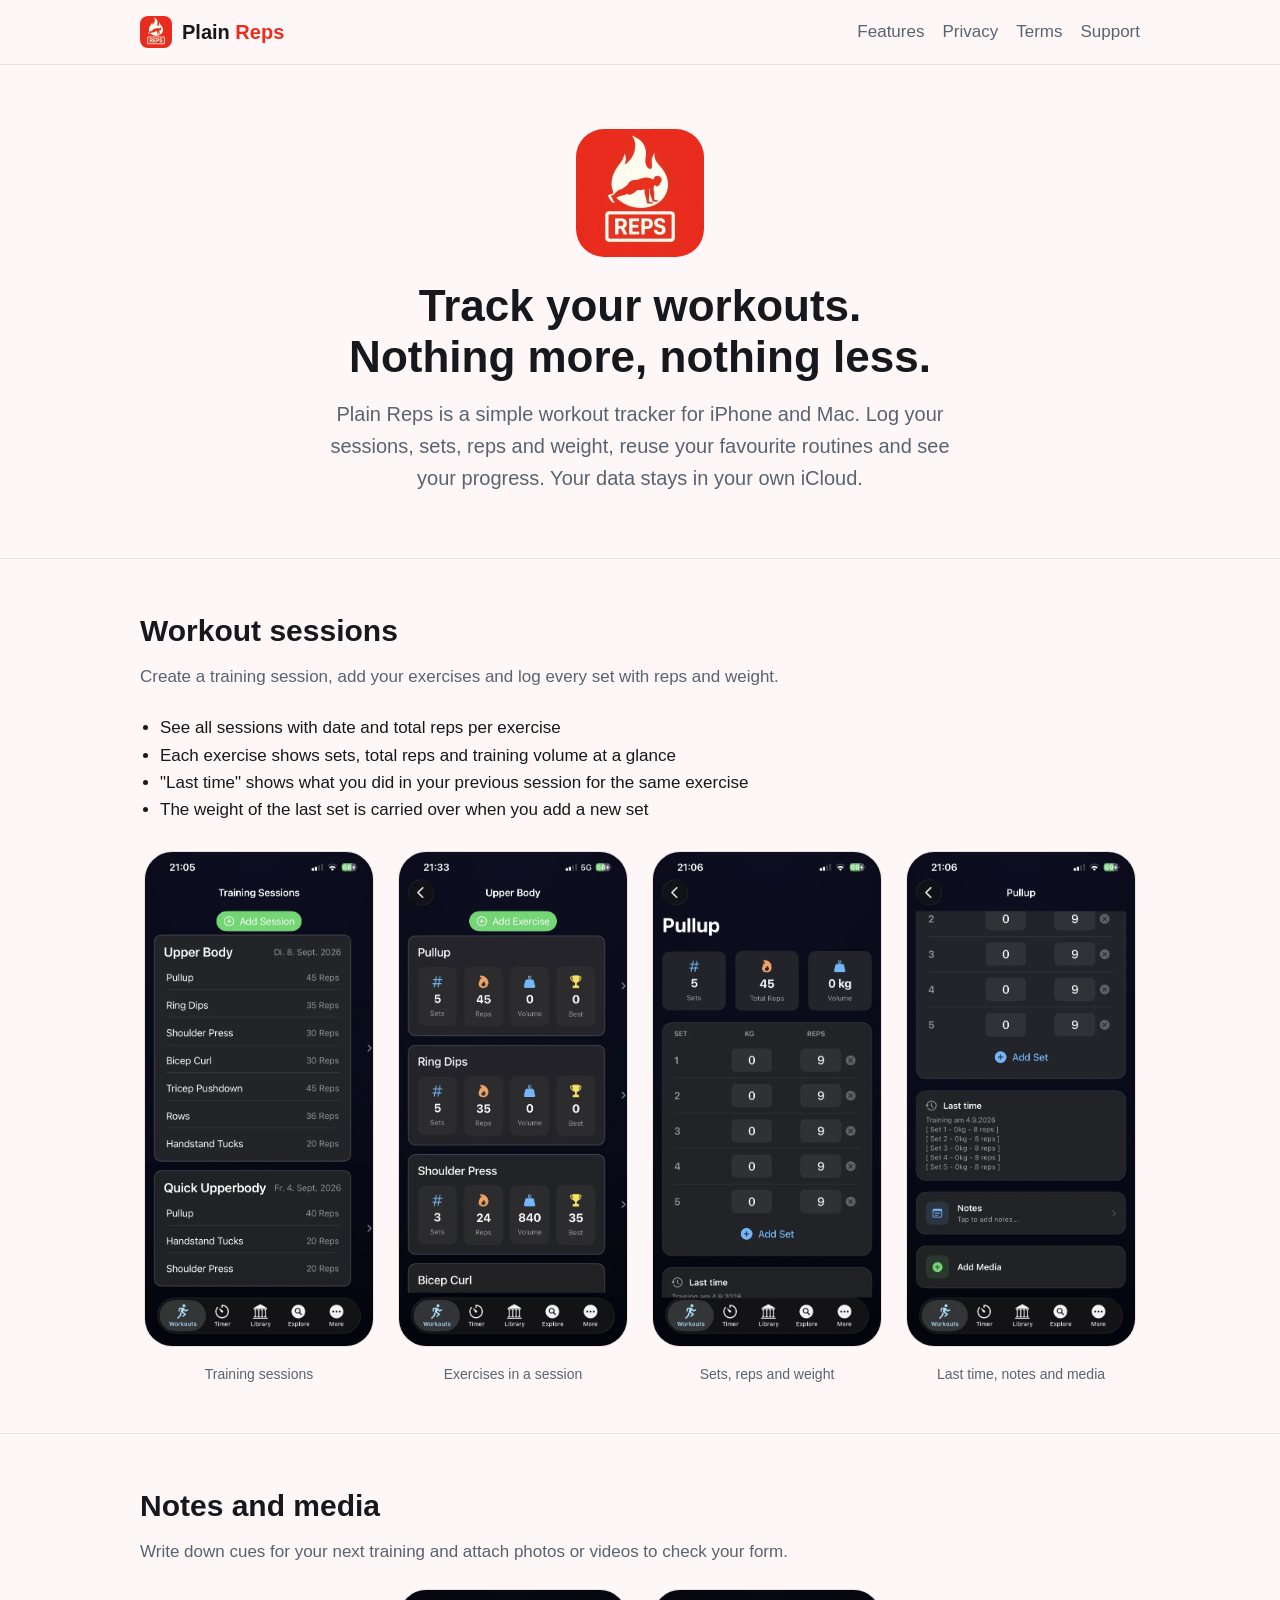
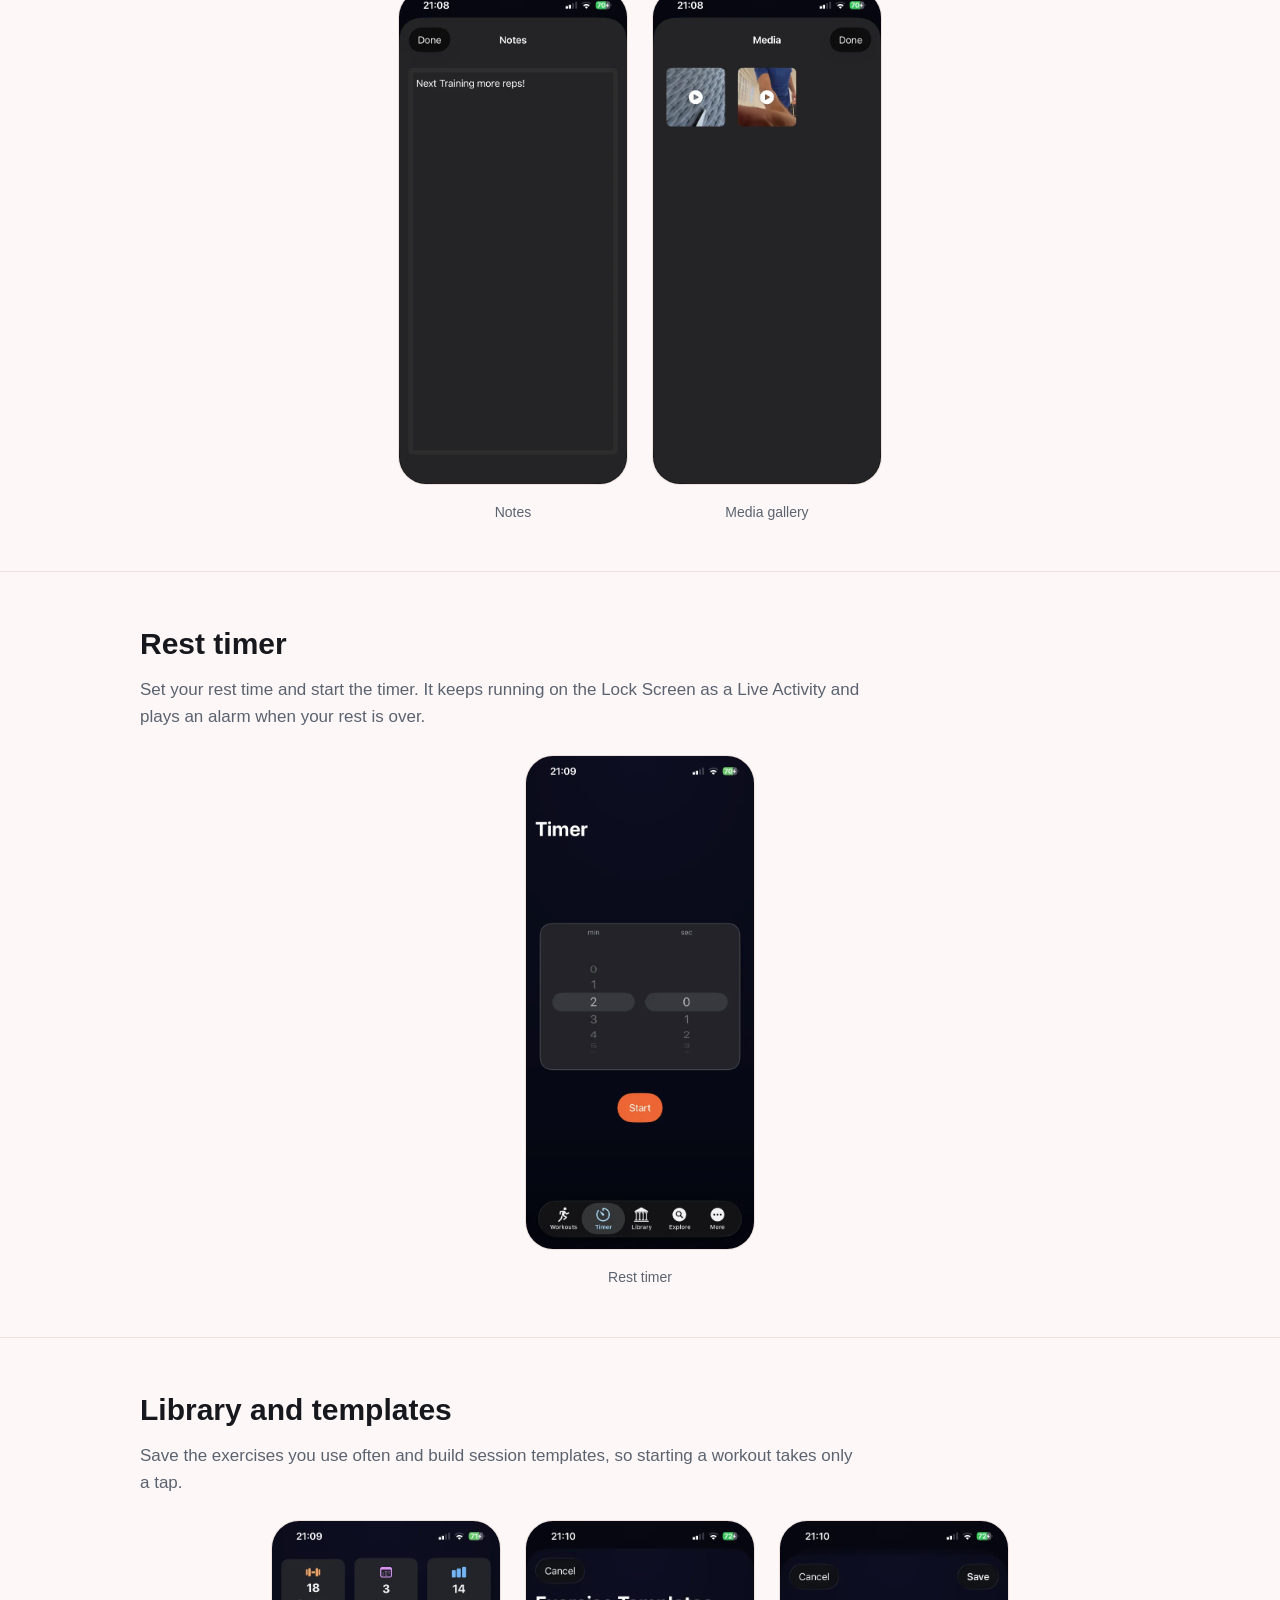
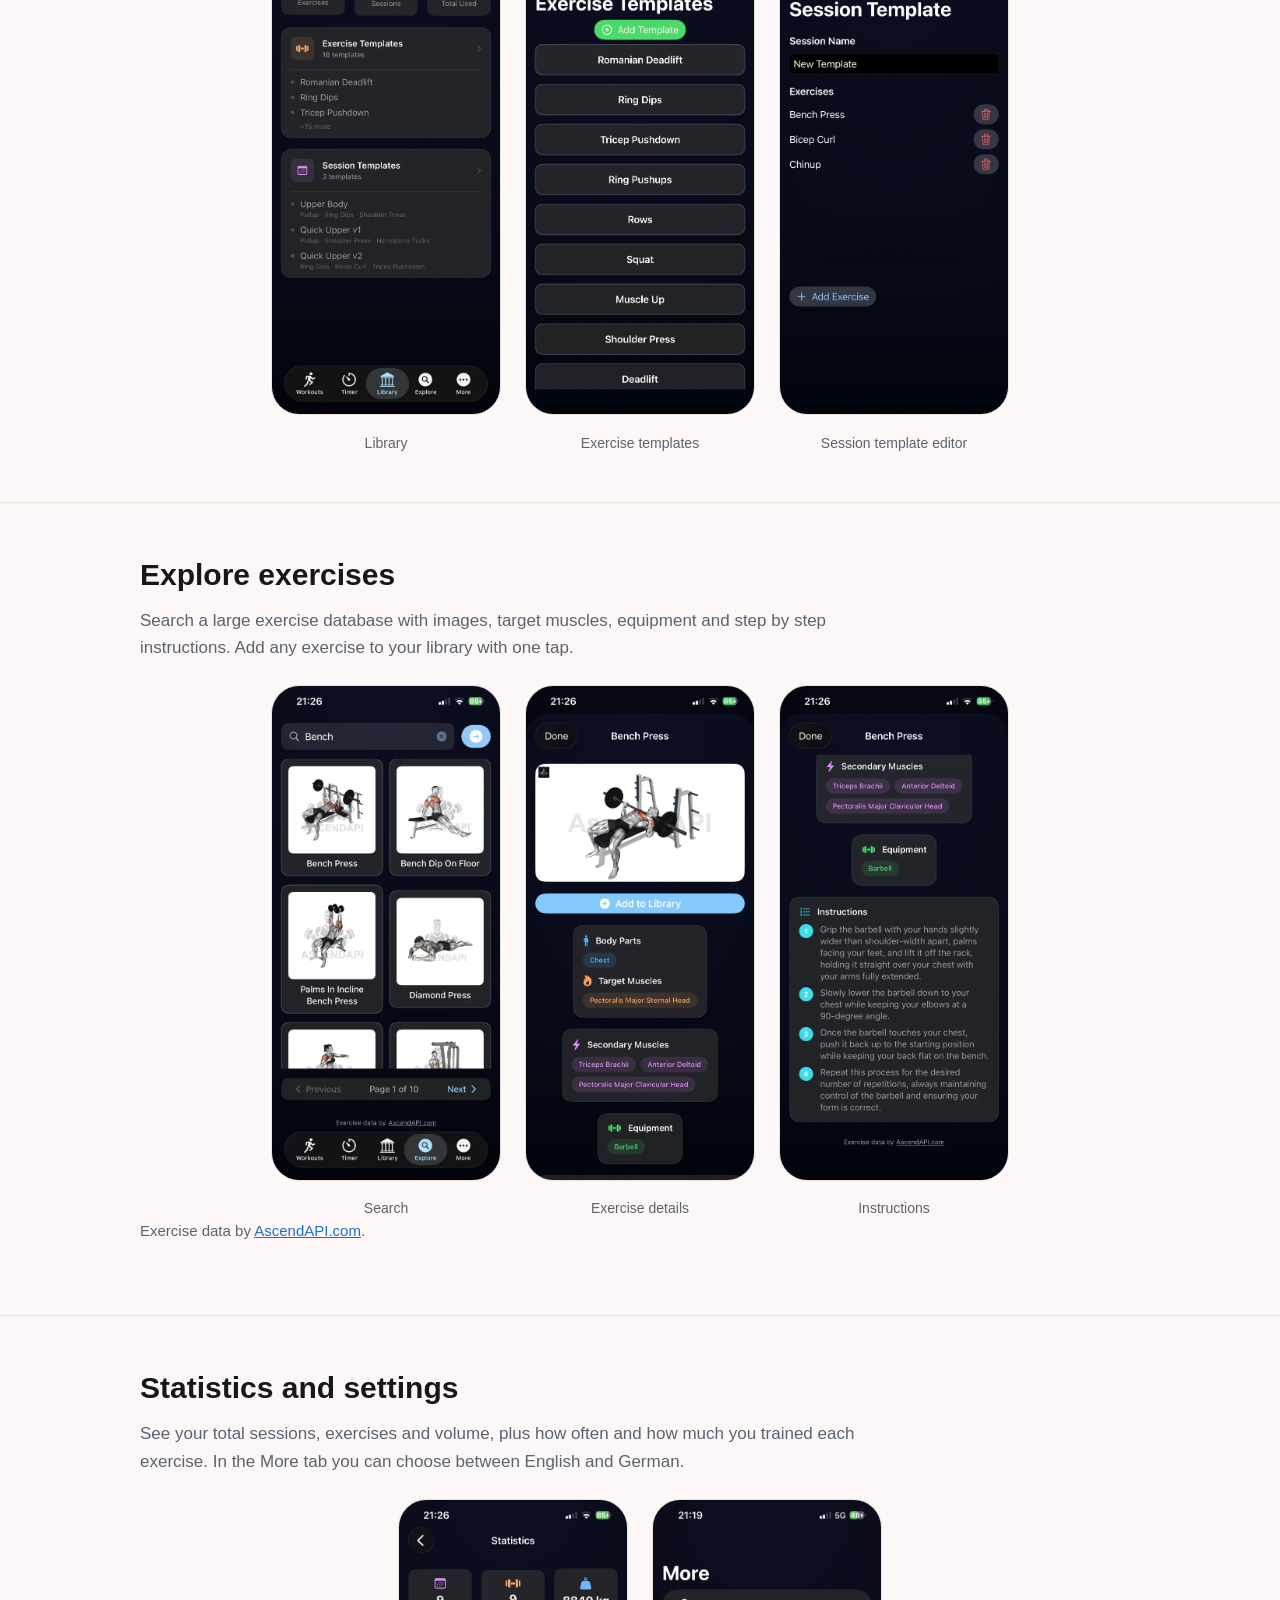
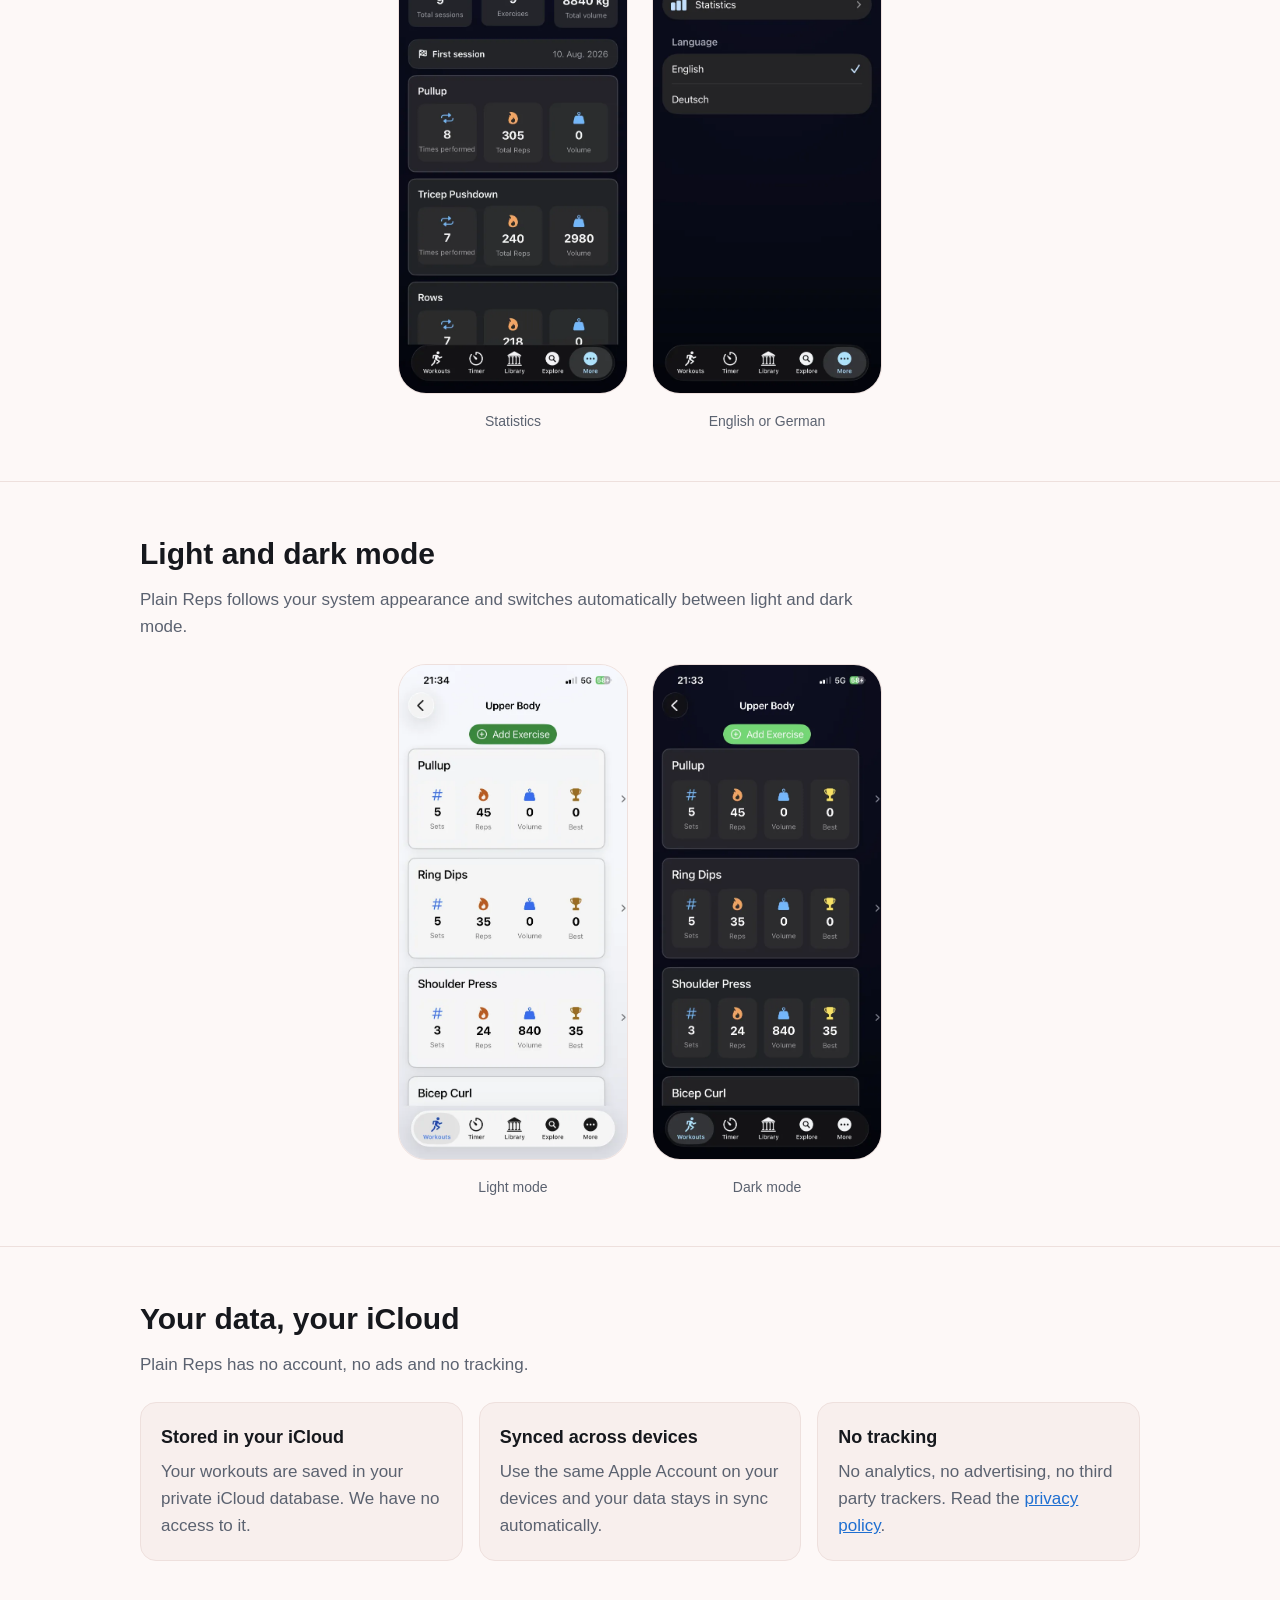
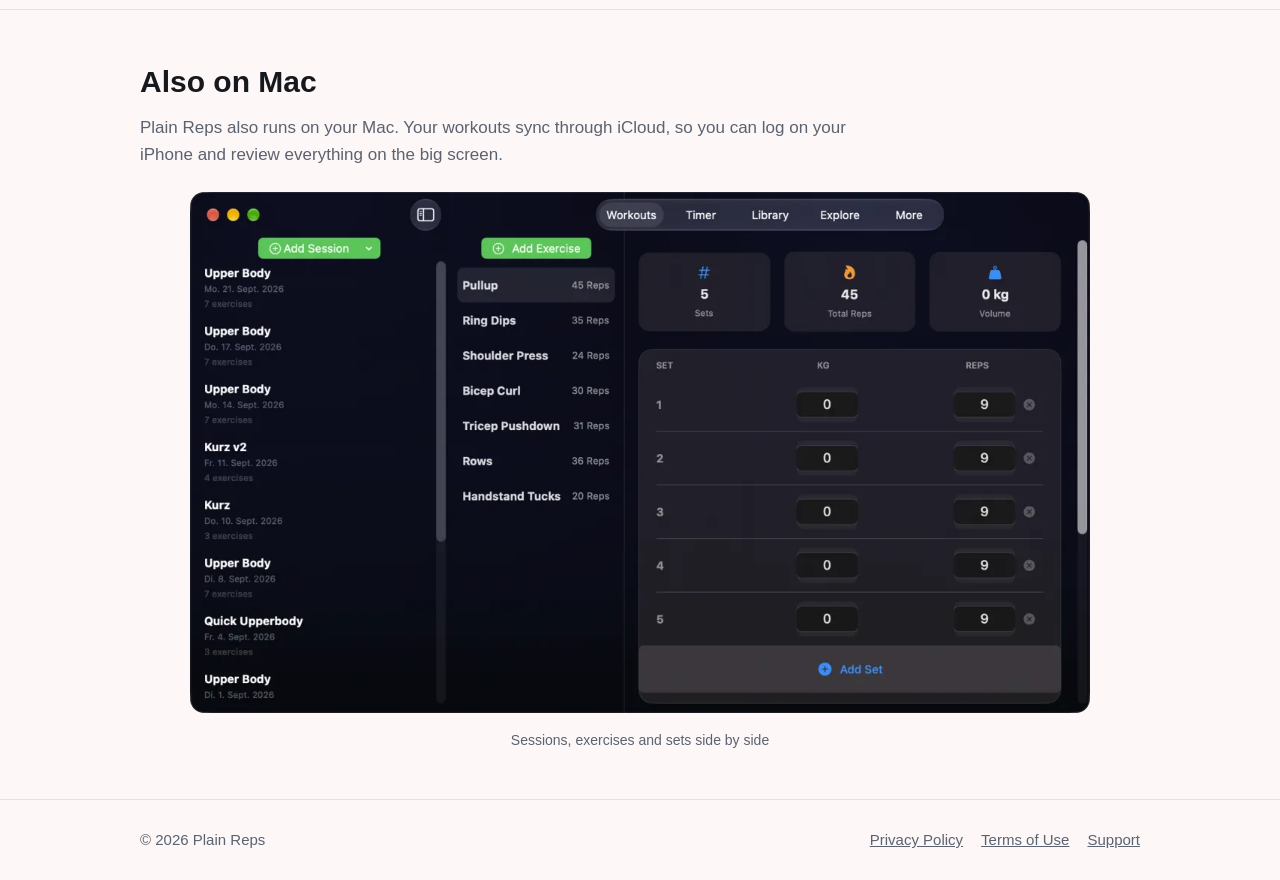
<file: index.html>
<!DOCTYPE html>
<html lang="en">
<head>
  <meta charset="UTF-8">
  <meta name="viewport" content="width=device-width, initial-scale=1">
  <title>Plain Reps – Simple Workout Tracker for iPhone and Mac</title>
  <meta name="description" content="Plain Reps is a simple workout tracker for iPhone and Mac. Log sessions, sets, reps and weight, use templates, a rest timer and statistics. Your data stays in your own iCloud.">
  <link rel="icon" href="assets/logo.webp" type="image/webp">
  <link rel="stylesheet" href="css/style.css">
</head>
<body>
  <header class="site-header">
    <div class="container">
      <a class="logo" href="index.html"><img src="assets/logo.webp" width="32" height="32" alt="">Plain&nbsp;<span>Reps</span></a>
      <nav class="site-nav">
        <a href="#features">Features</a>
        <a href="privacy.html">Privacy</a>
        <a href="terms.html">Terms</a>
        <a href="support.html">Support</a>
      </nav>
    </div>
  </header>

  <main>
    <section class="hero">
      <div class="container">
        <img class="hero-logo" src="assets/logo.webp" width="128" height="128" alt="Plain Reps logo">
        <h1>Track your workouts.<br>Nothing more, nothing less.</h1>
        <p>Plain Reps is a simple workout tracker for iPhone and Mac. Log your sessions, sets, reps and weight, reuse your favourite routines and see your progress. Your data stays in your own iCloud.</p>
      </div>
    </section>

    <section class="feature" id="features">
      <div class="container">
        <h2>Workout sessions</h2>
        <p>Create a training session, add your exercises and log every set with reps and weight.</p>
        <ul>
          <li>See all sessions with date and total reps per exercise</li>
          <li>Each exercise shows sets, total reps and training volume at a glance</li>
          <li>"Last time" shows what you did in your previous session for the same exercise</li>
          <li>The weight of the last set is carried over when you add a new set</li>
        </ul>
        <div class="shots">
          <figure>
            <img src="assets/sessionsView.webp" width="585" height="1266" alt="List of training sessions with exercises and reps" loading="lazy">
            <figcaption>Training sessions</figcaption>
          </figure>
          <figure>
            <img src="assets/sessionExercisesView.webp" width="585" height="1266" alt="Exercises of a session with sets, reps, volume and best weight" loading="lazy">
            <figcaption>Exercises in a session</figcaption>
          </figure>
          <figure>
            <img src="assets/exerciseDetailView.webp" width="585" height="1266" alt="Exercise detail with sets, weight and reps" loading="lazy">
            <figcaption>Sets, reps and weight</figcaption>
          </figure>
          <figure>
            <img src="assets/exerciseDetailHistoryView.webp" width="585" height="1266" alt="Last time summary, notes and media of an exercise" loading="lazy">
            <figcaption>Last time, notes and media</figcaption>
          </figure>
        </div>
      </div>
    </section>

    <section class="feature">
      <div class="container">
        <h2>Notes and media</h2>
        <p>Write down cues for your next training and attach photos or videos to check your form.</p>
        <div class="shots">
          <figure>
            <img src="assets/notesView.webp" width="585" height="1266" alt="Notes for an exercise" loading="lazy">
            <figcaption>Notes</figcaption>
          </figure>
          <figure>
            <img src="assets/mediaGalleryView.webp" width="585" height="1266" alt="Media gallery with exercise videos" loading="lazy">
            <figcaption>Media gallery</figcaption>
          </figure>
        </div>
      </div>
    </section>

    <section class="feature">
      <div class="container">
        <h2>Rest timer</h2>
        <p>Set your rest time and start the timer. It keeps running on the Lock Screen as a Live Activity and plays an alarm when your rest is over.</p>
        <div class="shots">
          <figure>
            <img src="assets/timerView.webp" width="585" height="1266" alt="Rest timer with minute and second picker" loading="lazy">
            <figcaption>Rest timer</figcaption>
          </figure>
        </div>
      </div>
    </section>

    <section class="feature">
      <div class="container">
        <h2>Library and templates</h2>
        <p>Save the exercises you use often and build session templates, so starting a workout takes only a tap.</p>
        <div class="shots">
          <figure>
            <img src="assets/libraryView.webp" width="585" height="1266" alt="Library with exercise and session templates" loading="lazy">
            <figcaption>Library</figcaption>
          </figure>
          <figure>
            <img src="assets/exerciseTemplatesView.webp" width="585" height="1266" alt="List of exercise templates" loading="lazy">
            <figcaption>Exercise templates</figcaption>
          </figure>
          <figure>
            <img src="assets/sessionTemplateEditorView.webp" width="585" height="1266" alt="Editor for a new session template" loading="lazy">
            <figcaption>Session template editor</figcaption>
          </figure>
        </div>
      </div>
    </section>

    <section class="feature">
      <div class="container">
        <h2>Explore exercises</h2>
        <p>Search a large exercise database with images, target muscles, equipment and step by step instructions. Add any exercise to your library with one tap.</p>
        <div class="shots">
          <figure>
            <img src="assets/exploreSearchView.webp" width="585" height="1266" alt="Exercise search results with images" loading="lazy">
            <figcaption>Search</figcaption>
          </figure>
          <figure>
            <img src="assets/exploreExerciseDetailView.webp" width="585" height="1266" alt="Exercise details with body parts and target muscles" loading="lazy">
            <figcaption>Exercise details</figcaption>
          </figure>
          <figure>
            <img src="assets/exploreExerciseInstructionsView.webp" width="585" height="1266" alt="Step by step exercise instructions" loading="lazy">
            <figcaption>Instructions</figcaption>
          </figure>
        </div>
        <p class="note">Exercise data by <a href="https://ascendapi.com" target="_blank" rel="noopener">AscendAPI.com</a>.</p>
      </div>
    </section>

    <section class="feature">
      <div class="container">
        <h2>Statistics and settings</h2>
        <p>See your total sessions, exercises and volume, plus how often and how much you trained each exercise. In the More tab you can choose between English and German.</p>
        <div class="shots">
          <figure>
            <img src="assets/statisticsView.webp" width="585" height="1266" alt="Statistics with sessions, exercises and volume" loading="lazy">
            <figcaption>Statistics</figcaption>
          </figure>
          <figure>
            <img src="assets/languagePickerView.webp" width="585" height="1266" alt="More tab with language picker for English and German" loading="lazy">
            <figcaption>English or German</figcaption>
          </figure>
        </div>
      </div>
    </section>

    <section class="feature">
      <div class="container">
        <h2>Light and dark mode</h2>
        <p>Plain Reps follows your system appearance and switches automatically between light and dark mode.</p>
        <div class="shots">
          <figure>
            <img src="assets/sessionExercisesLightView.webp" width="585" height="1266" alt="Exercises of a session in light mode" loading="lazy">
            <figcaption>Light mode</figcaption>
          </figure>
          <figure>
            <img src="assets/sessionExercisesView.webp" width="585" height="1266" alt="Exercises of a session in dark mode" loading="lazy">
            <figcaption>Dark mode</figcaption>
          </figure>
        </div>
      </div>
    </section>

    <section class="feature">
      <div class="container">
        <h2>Your data, your iCloud</h2>
        <p>Plain Reps has no account, no ads and no tracking.</p>
        <div class="cards">
          <div class="card">
            <h3>Stored in your iCloud</h3>
            <p>Your workouts are saved in your private iCloud database. We have no access to it.</p>
          </div>
          <div class="card">
            <h3>Synced across devices</h3>
            <p>Use the same Apple Account on your devices and your data stays in sync automatically.</p>
          </div>
          <div class="card">
            <h3>No tracking</h3>
            <p>No analytics, no advertising, no third party trackers. Read the <a href="privacy.html">privacy policy</a>.</p>
          </div>
        </div>
      </div>
    </section>

    <section class="feature">
      <div class="container">
        <h2>Also on Mac</h2>
        <p>Plain Reps also runs on your Mac. Your workouts sync through iCloud, so you can log on your iPhone and review everything on the big screen.</p>
        <figure class="shot-wide">
          <img src="assets/macSessionsView.webp" width="1200" height="694" alt="Plain Reps on Mac with sessions, exercises and sets side by side" loading="lazy">
          <figcaption>Sessions, exercises and sets side by side</figcaption>
        </figure>
      </div>
    </section>
  </main>

  <footer class="site-footer">
    <div class="container">
      <span>&copy; <span class="year">2026</span> Plain Reps</span>
      <nav>
        <a href="privacy.html">Privacy Policy</a>
        <a href="terms.html">Terms of Use</a>
        <a href="support.html">Support</a>
      </nav>
    </div>
  </footer>

  <script src="js/main.js"></script>
</body>
</html>
</file>
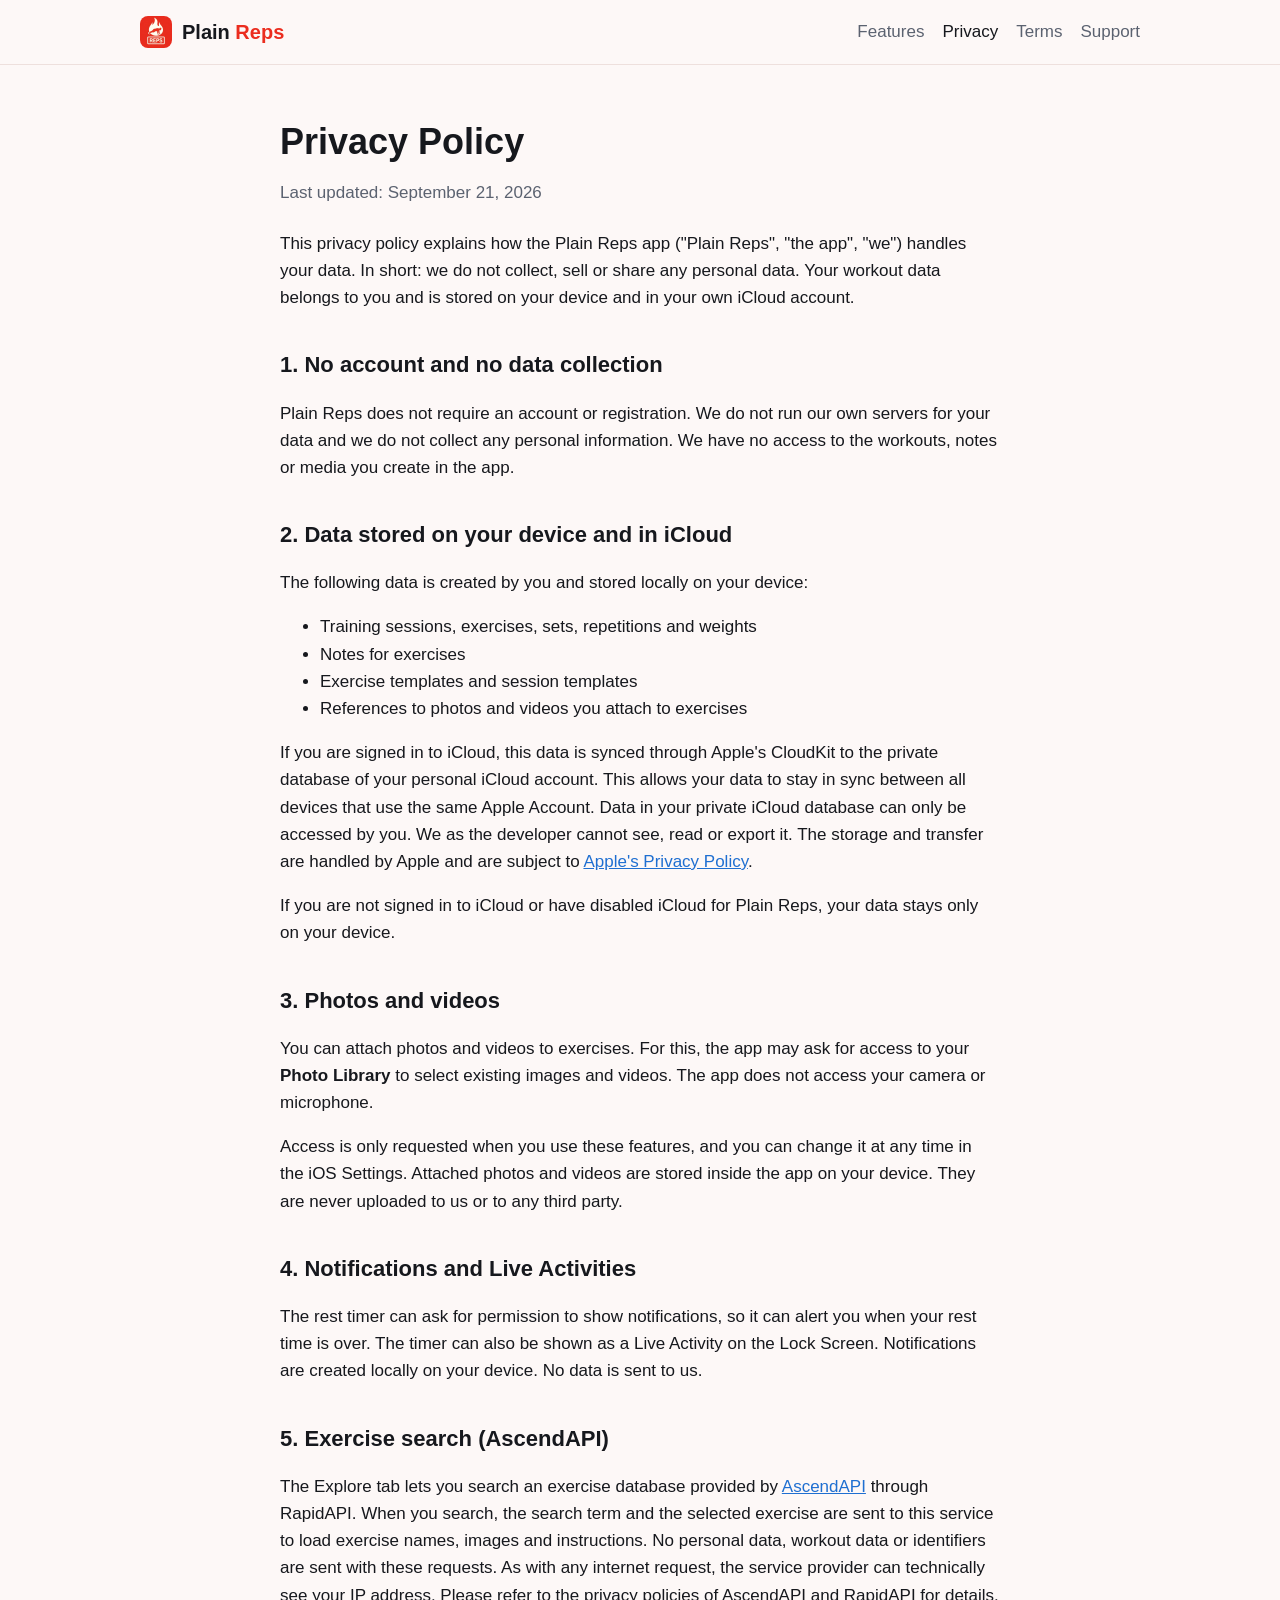
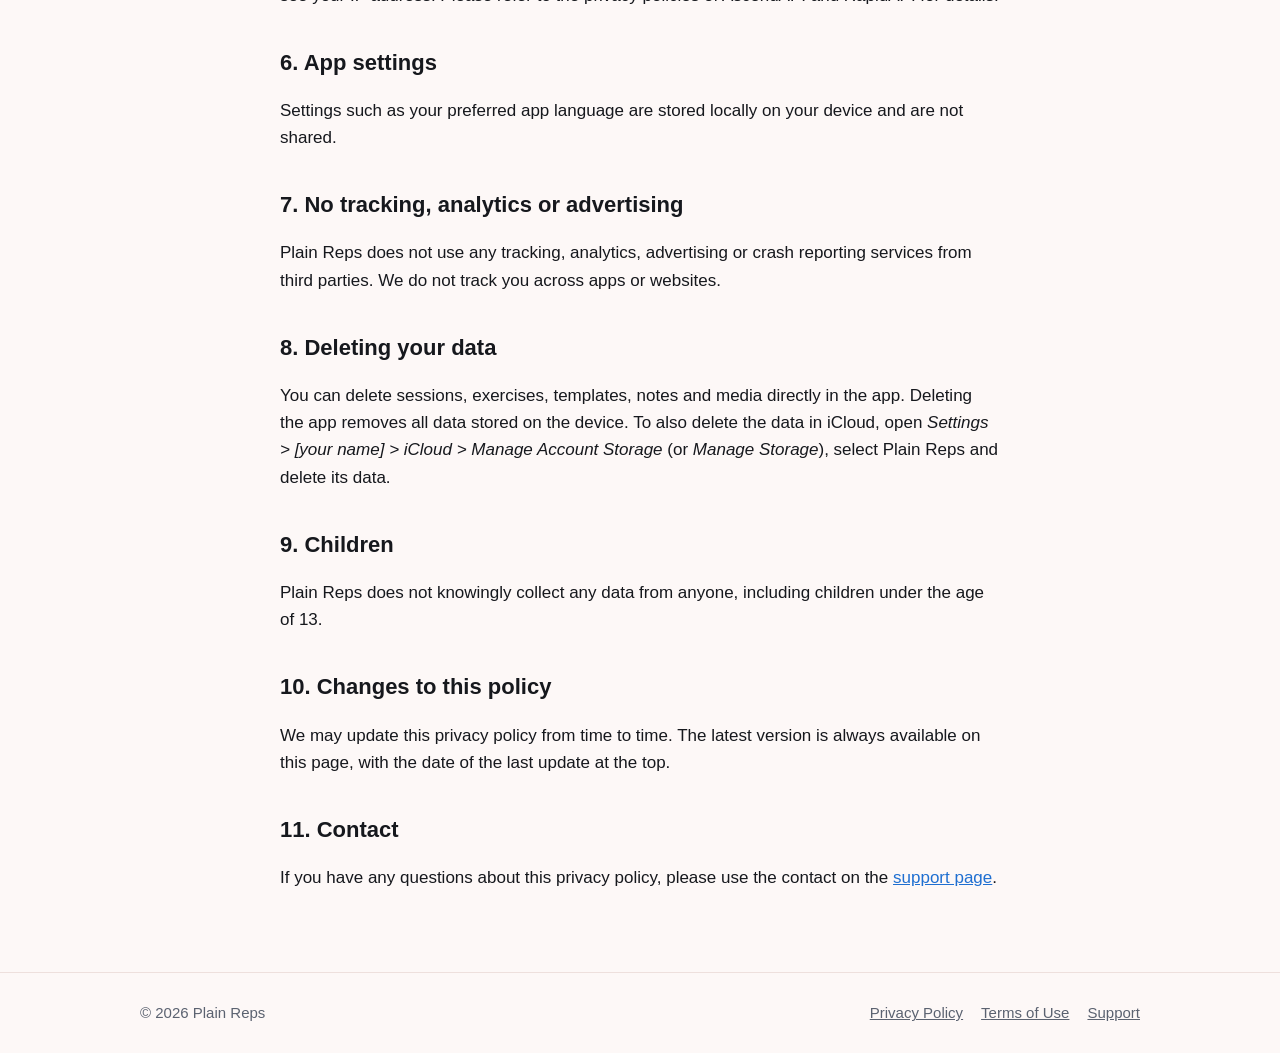
<file: privacy.html>
<!DOCTYPE html>
<html lang="en">
<head>
  <meta charset="UTF-8">
  <meta name="viewport" content="width=device-width, initial-scale=1">
  <title>Privacy Policy – Plain Reps</title>
  <meta name="description" content="Privacy policy of the Plain Reps app.">
  <link rel="icon" href="assets/logo.webp" type="image/webp">
  <link rel="stylesheet" href="css/style.css">
</head>
<body>
  <header class="site-header">
    <div class="container">
      <a class="logo" href="index.html"><img src="assets/logo.webp" width="32" height="32" alt="">Plain&nbsp;<span>Reps</span></a>
      <nav class="site-nav">
        <a href="index.html#features">Features</a>
        <a href="privacy.html" class="active">Privacy</a>
        <a href="terms.html">Terms</a>
        <a href="support.html">Support</a>
      </nav>
    </div>
  </header>

  <main class="container page">
    <h1>Privacy Policy</h1>
    <p class="updated">Last updated: September 21, 2026</p>

    <p>This privacy policy explains how the Plain Reps app ("Plain Reps", "the app", "we") handles your data. In short: we do not collect, sell or share any personal data. Your workout data belongs to you and is stored on your device and in your own iCloud account.</p>

    <h2>1. No account and no data collection</h2>
    <p>Plain Reps does not require an account or registration. We do not run our own servers for your data and we do not collect any personal information. We have no access to the workouts, notes or media you create in the app.</p>

    <h2>2. Data stored on your device and in iCloud</h2>
    <p>The following data is created by you and stored locally on your device:</p>
    <ul>
      <li>Training sessions, exercises, sets, repetitions and weights</li>
      <li>Notes for exercises</li>
      <li>Exercise templates and session templates</li>
      <li>References to photos and videos you attach to exercises</li>
    </ul>
    <p>If you are signed in to iCloud, this data is synced through Apple's CloudKit to the private database of your personal iCloud account. This allows your data to stay in sync between all devices that use the same Apple Account. Data in your private iCloud database can only be accessed by you. We as the developer cannot see, read or export it. The storage and transfer are handled by Apple and are subject to <a href="https://www.apple.com/legal/privacy/" target="_blank" rel="noopener">Apple's Privacy Policy</a>.</p>
    <p>If you are not signed in to iCloud or have disabled iCloud for Plain Reps, your data stays only on your device.</p>

    <h2>3. Photos and videos</h2>
    <p>You can attach photos and videos to exercises. For this, the app may ask for access to your <strong>Photo Library</strong> to select existing images and videos. The app does not access your camera or microphone.</p>
    <p>Access is only requested when you use these features, and you can change it at any time in the iOS Settings. Attached photos and videos are stored inside the app on your device. They are never uploaded to us or to any third party.</p>

    <h2>4. Notifications and Live Activities</h2>
    <p>The rest timer can ask for permission to show notifications, so it can alert you when your rest time is over. The timer can also be shown as a Live Activity on the Lock Screen. Notifications are created locally on your device. No data is sent to us.</p>

    <h2>5. Exercise search (AscendAPI)</h2>
    <p>The Explore tab lets you search an exercise database provided by <a href="https://ascendapi.com" target="_blank" rel="noopener">AscendAPI</a> through RapidAPI. When you search, the search term and the selected exercise are sent to this service to load exercise names, images and instructions. No personal data, workout data or identifiers are sent with these requests. As with any internet request, the service provider can technically see your IP address. Please refer to the privacy policies of AscendAPI and RapidAPI for details.</p>

    <h2>6. App settings</h2>
    <p>Settings such as your preferred app language are stored locally on your device and are not shared.</p>

    <h2>7. No tracking, analytics or advertising</h2>
    <p>Plain Reps does not use any tracking, analytics, advertising or crash reporting services from third parties. We do not track you across apps or websites.</p>

    <h2>8. Deleting your data</h2>
    <p>You can delete sessions, exercises, templates, notes and media directly in the app. Deleting the app removes all data stored on the device. To also delete the data in iCloud, open <em>Settings &gt; [your name] &gt; iCloud &gt; Manage Account Storage</em> (or <em>Manage Storage</em>), select Plain Reps and delete its data.</p>

    <h2>9. Children</h2>
    <p>Plain Reps does not knowingly collect any data from anyone, including children under the age of 13.</p>

    <h2>10. Changes to this policy</h2>
    <p>We may update this privacy policy from time to time. The latest version is always available on this page, with the date of the last update at the top.</p>

    <h2>11. Contact</h2>
    <p>If you have any questions about this privacy policy, please use the contact on the <a href="support.html">support page</a>.</p>
  </main>

  <footer class="site-footer">
    <div class="container">
      <span>&copy; <span class="year">2026</span> Plain Reps</span>
      <nav>
        <a href="privacy.html">Privacy Policy</a>
        <a href="terms.html">Terms of Use</a>
        <a href="support.html">Support</a>
      </nav>
    </div>
  </footer>

  <script src="js/main.js"></script>
</body>
</html>
</file>
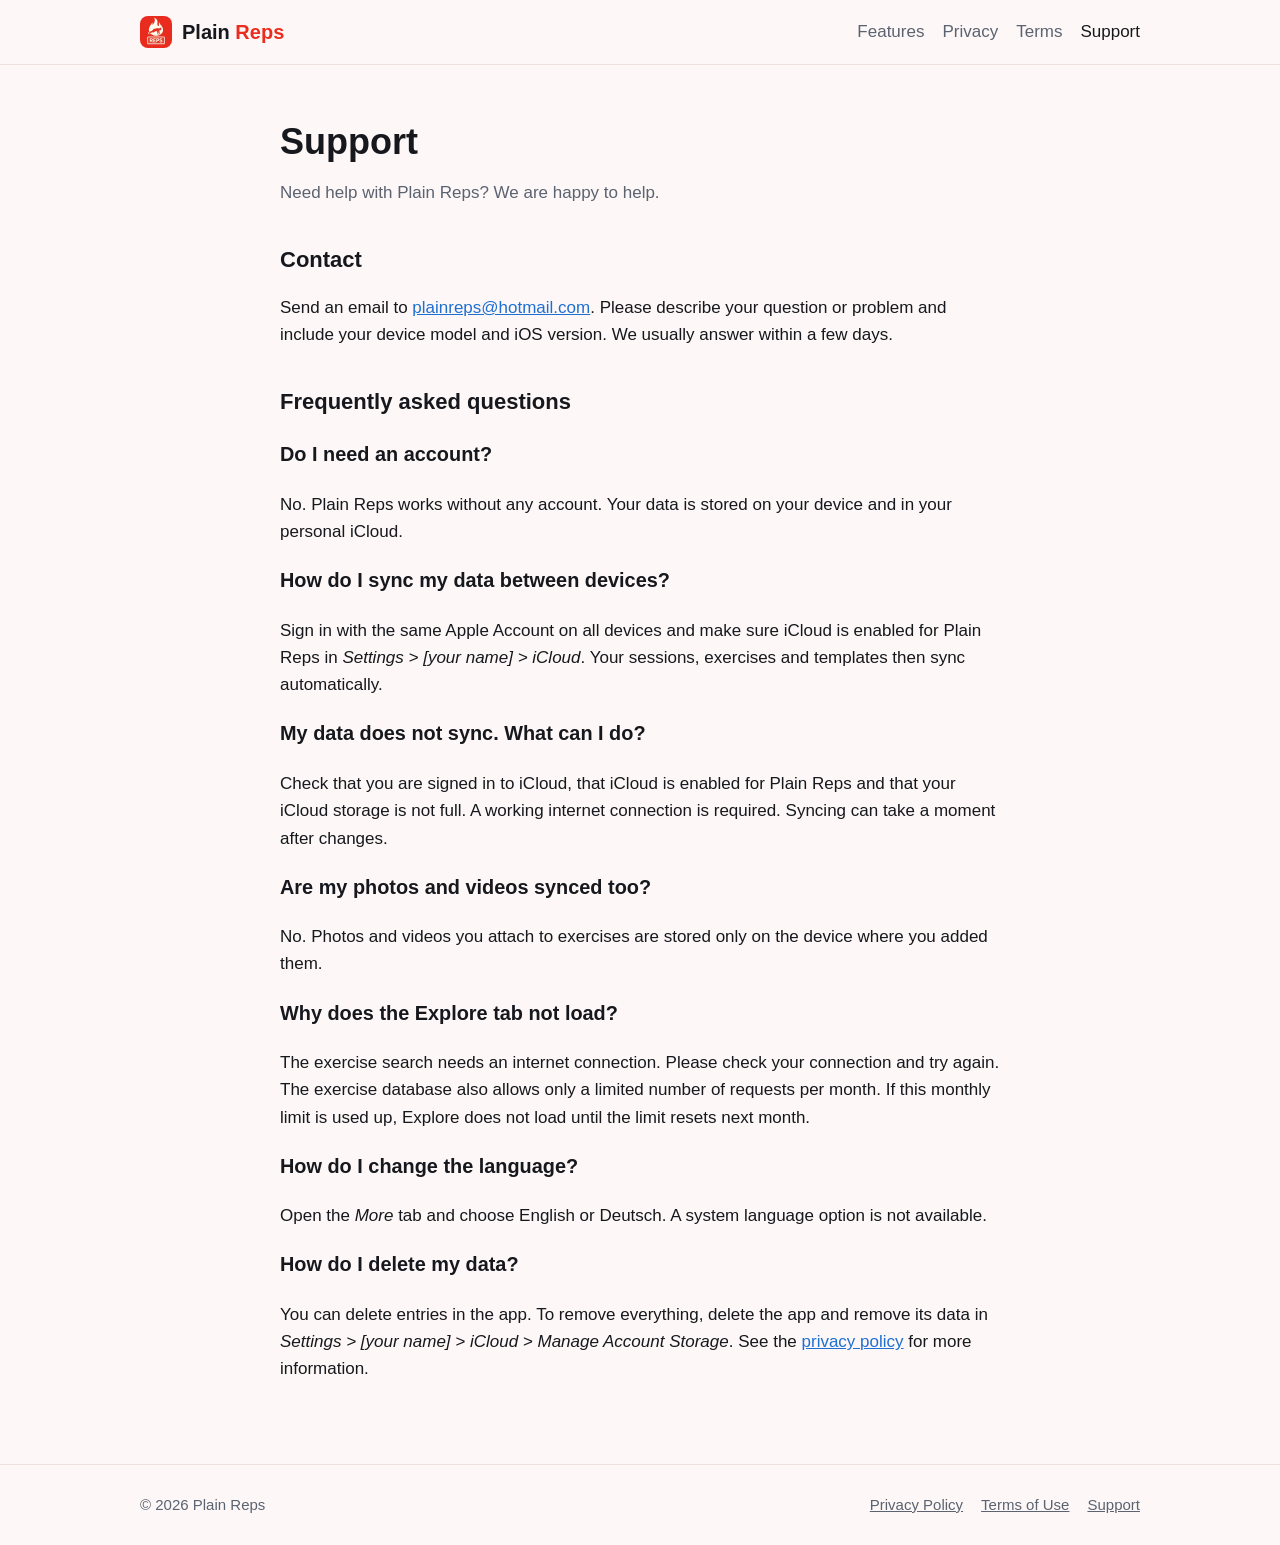
<file: support.html>
<!DOCTYPE html>
<html lang="en">
<head>
  <meta charset="UTF-8">
  <meta name="viewport" content="width=device-width, initial-scale=1">
  <title>Support – Plain Reps</title>
  <meta name="description" content="Support and frequently asked questions for the Plain Reps app.">
  <link rel="icon" href="assets/logo.webp" type="image/webp">
  <link rel="stylesheet" href="css/style.css">
</head>
<body>
  <header class="site-header">
    <div class="container">
      <a class="logo" href="index.html"><img src="assets/logo.webp" width="32" height="32" alt="">Plain&nbsp;<span>Reps</span></a>
      <nav class="site-nav">
        <a href="index.html#features">Features</a>
        <a href="privacy.html">Privacy</a>
        <a href="terms.html">Terms</a>
        <a href="support.html" class="active">Support</a>
      </nav>
    </div>
  </header>

  <main class="container page">
    <h1>Support</h1>
    <p class="updated">Need help with Plain Reps? We are happy to help.</p>

    <h2>Contact</h2>
    <p>Send an email to <a href="mailto:plainreps@hotmail.com">plainreps@hotmail.com</a>. Please describe your question or problem and include your device model and iOS version. We usually answer within a few days.</p>

    <h2>Frequently asked questions</h2>

    <h3>Do I need an account?</h3>
    <p>No. Plain Reps works without any account. Your data is stored on your device and in your personal iCloud.</p>

    <h3>How do I sync my data between devices?</h3>
    <p>Sign in with the same Apple Account on all devices and make sure iCloud is enabled for Plain Reps in <em>Settings &gt; [your name] &gt; iCloud</em>. Your sessions, exercises and templates then sync automatically.</p>

    <h3>My data does not sync. What can I do?</h3>
    <p>Check that you are signed in to iCloud, that iCloud is enabled for Plain Reps and that your iCloud storage is not full. A working internet connection is required. Syncing can take a moment after changes.</p>

    <h3>Are my photos and videos synced too?</h3>
    <p>No. Photos and videos you attach to exercises are stored only on the device where you added them.</p>

    <h3>Why does the Explore tab not load?</h3>
    <p>The exercise search needs an internet connection. Please check your connection and try again. The exercise database also allows only a limited number of requests per month. If this monthly limit is used up, Explore does not load until the limit resets next month.</p>

    <h3>How do I change the language?</h3>
    <p>Open the <em>More</em> tab and choose English or Deutsch. A system language option is not available.</p>

    <h3>How do I delete my data?</h3>
    <p>You can delete entries in the app. To remove everything, delete the app and remove its data in <em>Settings &gt; [your name] &gt; iCloud &gt; Manage Account Storage</em>. See the <a href="privacy.html">privacy policy</a> for more information.</p>
  </main>

  <footer class="site-footer">
    <div class="container">
      <span>&copy; <span class="year">2026</span> Plain Reps</span>
      <nav>
        <a href="privacy.html">Privacy Policy</a>
        <a href="terms.html">Terms of Use</a>
        <a href="support.html">Support</a>
      </nav>
    </div>
  </footer>

  <script src="js/main.js"></script>
</body>
</html>
</file>
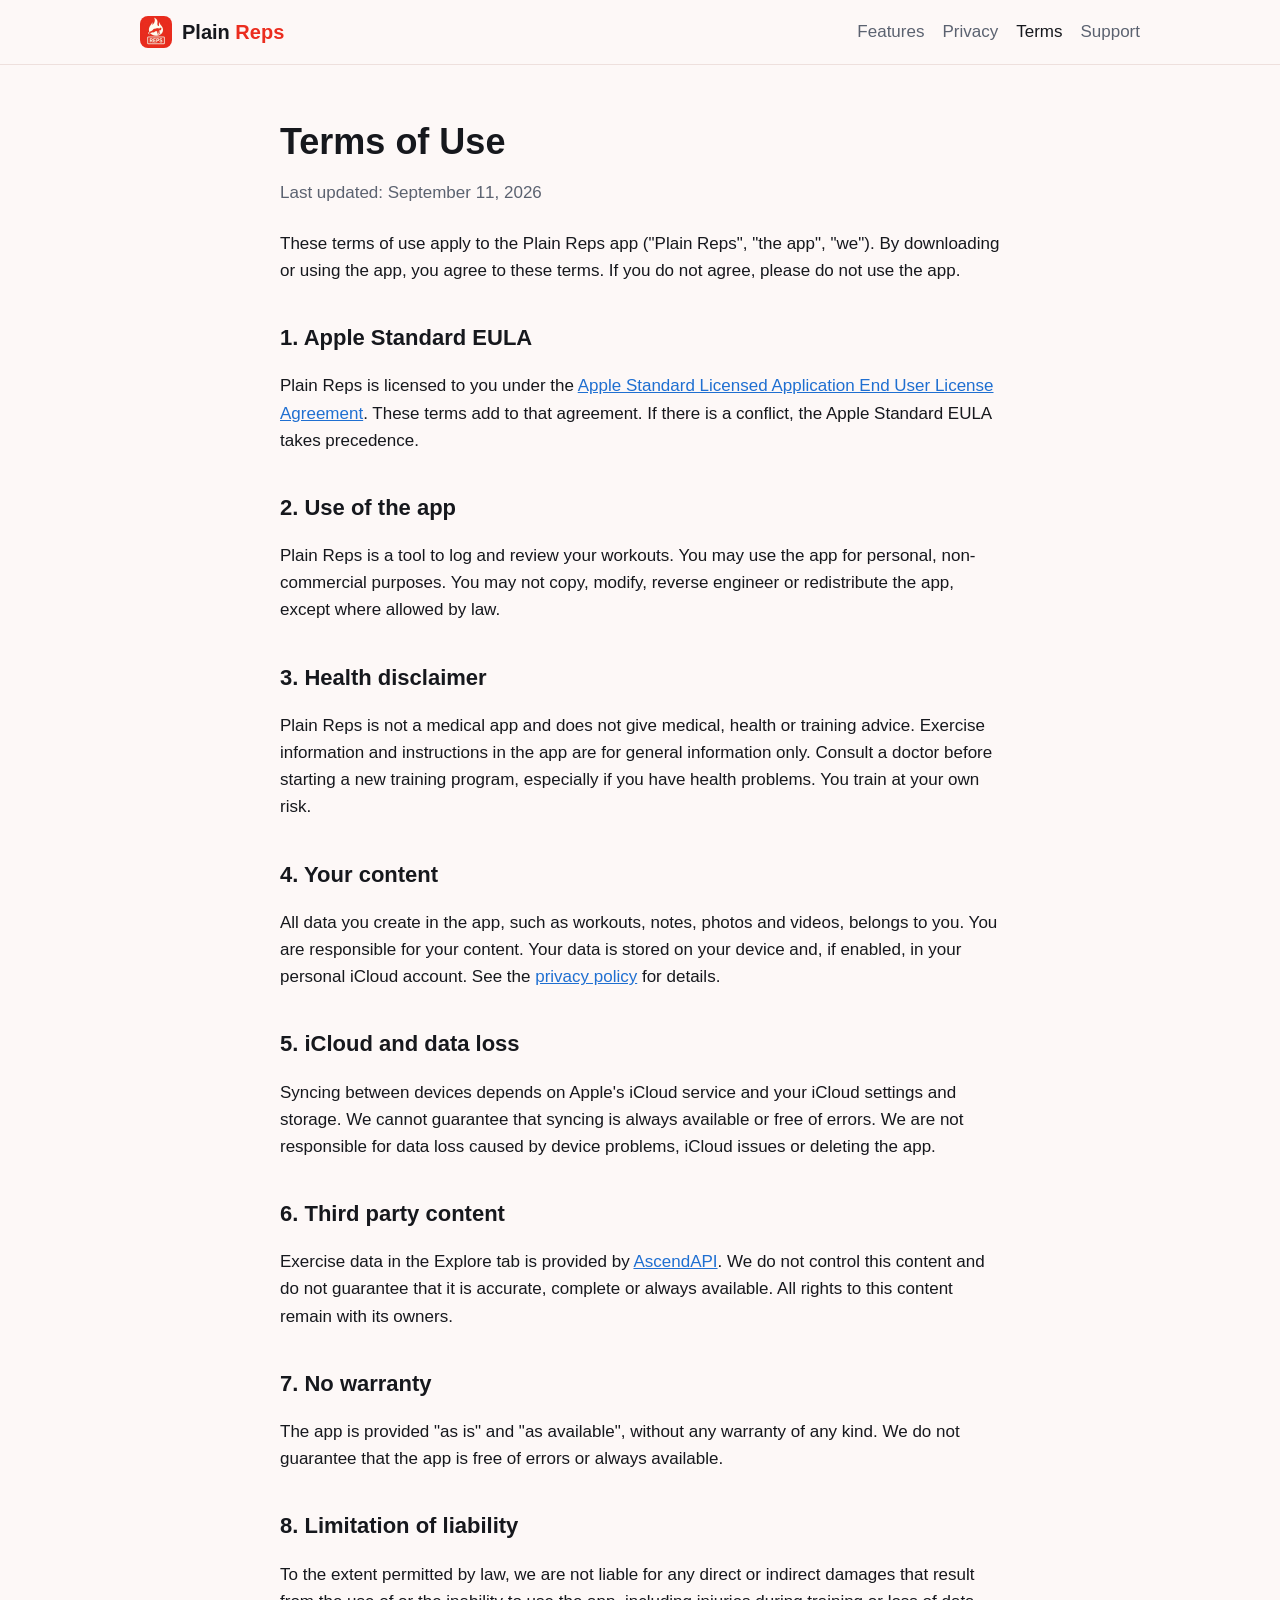
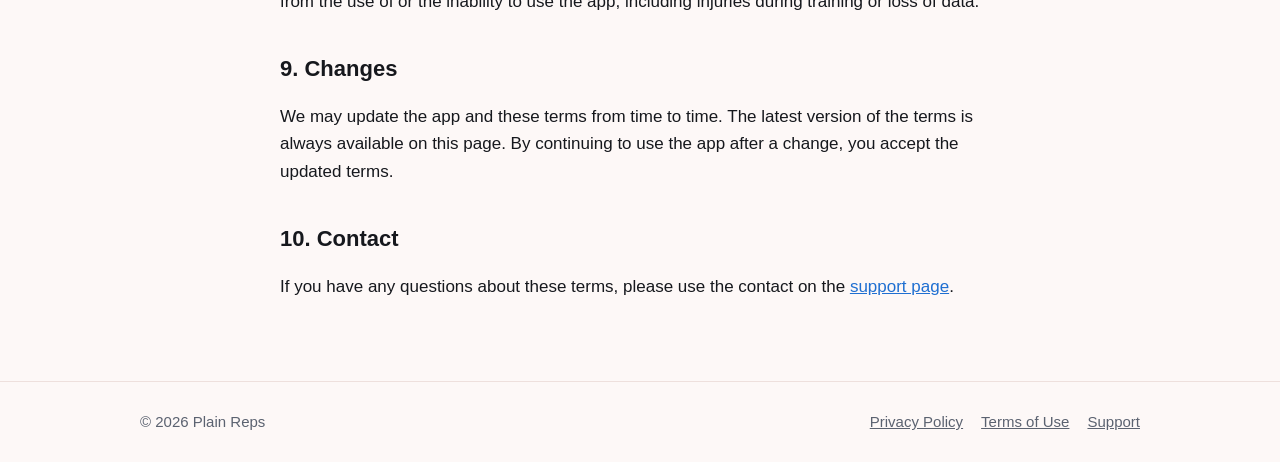
<file: terms.html>
<!DOCTYPE html>
<html lang="en">
<head>
  <meta charset="UTF-8">
  <meta name="viewport" content="width=device-width, initial-scale=1">
  <title>Terms of Use – Plain Reps</title>
  <meta name="description" content="Terms of use of the Plain Reps app.">
  <link rel="icon" href="assets/logo.webp" type="image/webp">
  <link rel="stylesheet" href="css/style.css">
</head>
<body>
  <header class="site-header">
    <div class="container">
      <a class="logo" href="index.html"><img src="assets/logo.webp" width="32" height="32" alt="">Plain&nbsp;<span>Reps</span></a>
      <nav class="site-nav">
        <a href="index.html#features">Features</a>
        <a href="privacy.html">Privacy</a>
        <a href="terms.html" class="active">Terms</a>
        <a href="support.html">Support</a>
      </nav>
    </div>
  </header>

  <main class="container page">
    <h1>Terms of Use</h1>
    <p class="updated">Last updated: September 11, 2026</p>

    <p>These terms of use apply to the Plain Reps app ("Plain Reps", "the app", "we"). By downloading or using the app, you agree to these terms. If you do not agree, please do not use the app.</p>

    <h2>1. Apple Standard EULA</h2>
    <p>Plain Reps is licensed to you under the <a href="https://www.apple.com/legal/internet-services/itunes/dev/stdeula/" target="_blank" rel="noopener">Apple Standard Licensed Application End User License Agreement</a>. These terms add to that agreement. If there is a conflict, the Apple Standard EULA takes precedence.</p>

    <h2>2. Use of the app</h2>
    <p>Plain Reps is a tool to log and review your workouts. You may use the app for personal, non-commercial purposes. You may not copy, modify, reverse engineer or redistribute the app, except where allowed by law.</p>

    <h2>3. Health disclaimer</h2>
    <p>Plain Reps is not a medical app and does not give medical, health or training advice. Exercise information and instructions in the app are for general information only. Consult a doctor before starting a new training program, especially if you have health problems. You train at your own risk.</p>

    <h2>4. Your content</h2>
    <p>All data you create in the app, such as workouts, notes, photos and videos, belongs to you. You are responsible for your content. Your data is stored on your device and, if enabled, in your personal iCloud account. See the <a href="privacy.html">privacy policy</a> for details.</p>

    <h2>5. iCloud and data loss</h2>
    <p>Syncing between devices depends on Apple's iCloud service and your iCloud settings and storage. We cannot guarantee that syncing is always available or free of errors. We are not responsible for data loss caused by device problems, iCloud issues or deleting the app.</p>

    <h2>6. Third party content</h2>
    <p>Exercise data in the Explore tab is provided by <a href="https://ascendapi.com" target="_blank" rel="noopener">AscendAPI</a>. We do not control this content and do not guarantee that it is accurate, complete or always available. All rights to this content remain with its owners.</p>

    <h2>7. No warranty</h2>
    <p>The app is provided "as is" and "as available", without any warranty of any kind. We do not guarantee that the app is free of errors or always available.</p>

    <h2>8. Limitation of liability</h2>
    <p>To the extent permitted by law, we are not liable for any direct or indirect damages that result from the use of or the inability to use the app, including injuries during training or loss of data.</p>

    <h2>9. Changes</h2>
    <p>We may update the app and these terms from time to time. The latest version of the terms is always available on this page. By continuing to use the app after a change, you accept the updated terms.</p>

    <h2>10. Contact</h2>
    <p>If you have any questions about these terms, please use the contact on the <a href="support.html">support page</a>.</p>
  </main>

  <footer class="site-footer">
    <div class="container">
      <span>&copy; <span class="year">2026</span> Plain Reps</span>
      <nav>
        <a href="privacy.html">Privacy Policy</a>
        <a href="terms.html">Terms of Use</a>
        <a href="support.html">Support</a>
      </nav>
    </div>
  </footer>

  <script src="js/main.js"></script>
</body>
</html>
</file>
<file: css/style.css>
/* Color tokens */
:root {
  --bg: #fdf8f7;
  --bg-soft: #f8efed;
  --text: #16181d;
  --text-muted: #5b6270;
  --border: #eee0dd;
  --accent: #eb2d1f;
  --link: #1f6fd1;
  --max-width: 1040px;
}

* {
  box-sizing: border-box;
}

body {
  margin: 0;
  font-family: -apple-system, BlinkMacSystemFont, "Segoe UI", Roboto, Helvetica, Arial, sans-serif;
  font-size: 17px;
  line-height: 1.6;
  color: var(--text);
  background: var(--bg);
}

a {
  color: var(--link);
}

img {
  max-width: 100%;
  height: auto;
}

.container {
  max-width: var(--max-width);
  margin: 0 auto;
  padding: 0 20px;
}

/* Header */
.site-header {
  border-bottom: 1px solid var(--border);
}

.site-header .container {
  display: flex;
  flex-wrap: wrap;
  align-items: center;
  justify-content: space-between;
  gap: 12px;
  padding-top: 16px;
  padding-bottom: 16px;
}

.logo {
  display: flex;
  align-items: center;
  font-weight: 700;
  font-size: 20px;
  color: var(--text);
  text-decoration: none;
}

.logo img {
  margin-right: 10px;
  border-radius: 8px;
}

.logo span {
  color: var(--accent);
}

.site-nav {
  display: flex;
  flex-wrap: wrap;
  gap: 18px;
}

.site-nav a {
  color: var(--text-muted);
  text-decoration: none;
}

.site-nav a:hover,
.site-nav a.active {
  color: var(--text);
}

/* Hero */
.hero {
  text-align: center;
  padding: 64px 0 40px;
}

.hero h1 {
  font-size: 44px;
  line-height: 1.15;
  margin: 0 0 16px;
}

.hero p {
  font-size: 20px;
  color: var(--text-muted);
  max-width: 640px;
  margin: 0 auto 24px;
}

.hero-logo {
  display: block;
  margin: 0 auto 24px;
  border-radius: 28px;
}

.note {
  font-size: 15px;
  color: var(--text-muted);
}

/* Feature sections */
.feature {
  padding: 48px 0;
  border-top: 1px solid var(--border);
}

.feature h2 {
  font-size: 30px;
  margin: 0 0 8px;
}

.feature > .container > p {
  color: var(--text-muted);
  max-width: 720px;
  margin: 0 0 24px;
}

.feature ul {
  max-width: 720px;
  padding-left: 20px;
  margin: 0 0 28px;
}

.shots {
  display: grid;
  grid-template-columns: repeat(auto-fit, minmax(180px, 230px));
  justify-content: center;
  gap: 24px;
}

.shots figure {
  margin: 0;
  text-align: center;
}

.shots img {
  border-radius: 28px;
  border: 1px solid var(--border);
}

.shots figcaption {
  font-size: 14px;
  color: var(--text-muted);
  margin-top: 8px;
}

.shot-wide {
  max-width: 900px;
  margin: 0 auto;
  text-align: center;
}

.shot-wide img {
  border-radius: 14px;
}

.shot-wide figcaption {
  font-size: 14px;
  color: var(--text-muted);
  margin-top: 8px;
}

/* Info cards */
.cards {
  display: grid;
  grid-template-columns: repeat(auto-fit, minmax(240px, 1fr));
  gap: 16px;
}

.card {
  background: var(--bg-soft);
  border: 1px solid var(--border);
  border-radius: 16px;
  padding: 20px;
}

.card h3 {
  margin: 0 0 6px;
  font-size: 18px;
}

.card p {
  margin: 0;
  color: var(--text-muted);
}

/* Legal and support pages */
.page {
  max-width: 760px;
  padding-top: 48px;
  padding-bottom: 64px;
}

.page h1 {
  font-size: 36px;
  margin: 0 0 8px;
}

.page h2 {
  font-size: 22px;
  margin: 36px 0 8px;
}

.page .updated {
  color: var(--text-muted);
  margin: 0 0 24px;
}

/* Footer */
.site-footer {
  border-top: 1px solid var(--border);
  padding: 28px 0;
  font-size: 15px;
  color: var(--text-muted);
}

.site-footer .container {
  display: flex;
  flex-wrap: wrap;
  justify-content: space-between;
  gap: 12px;
}

.site-footer nav {
  display: flex;
  flex-wrap: wrap;
  gap: 18px;
}

.site-footer a {
  color: var(--text-muted);
}

/* Small screens */
@media (max-width: 600px) {
  .hero h1 {
    font-size: 34px;
  }

  .hero p {
    font-size: 18px;
  }

  .feature h2 {
    font-size: 26px;
  }
}
</file>
